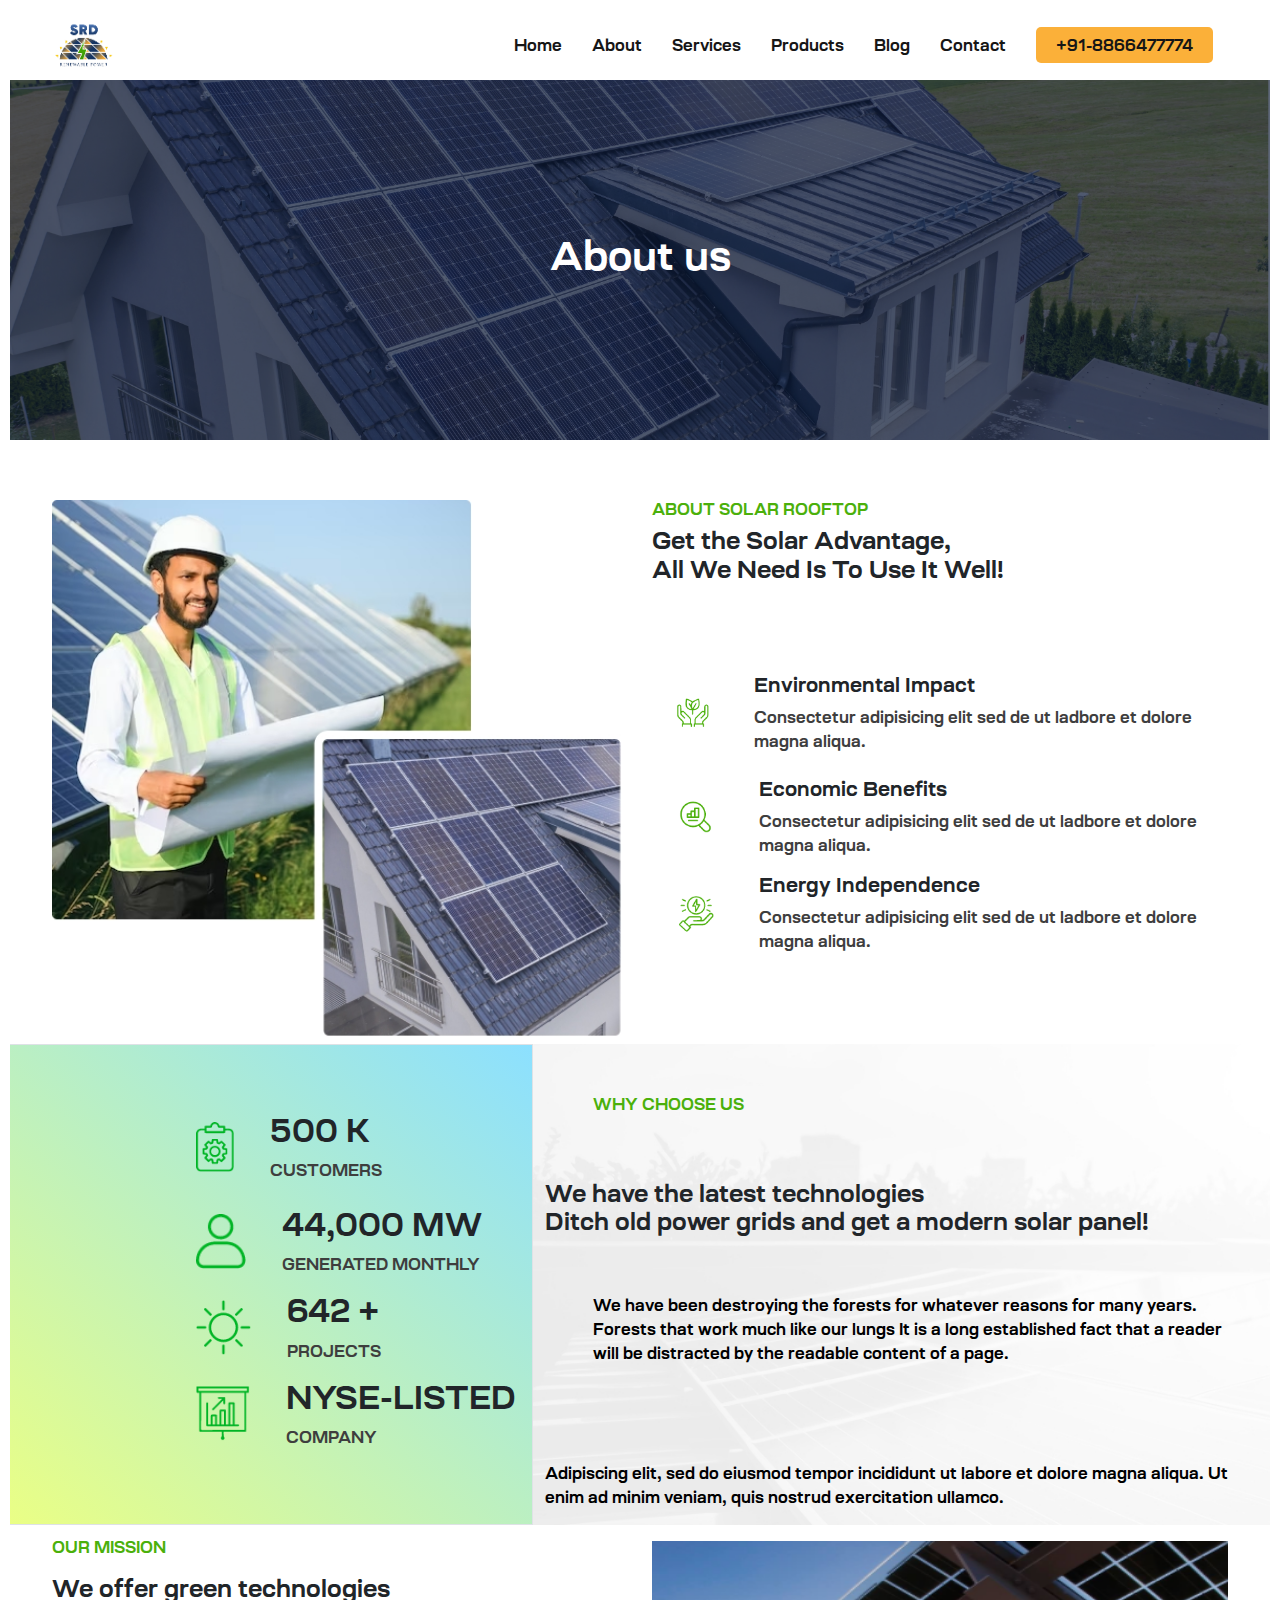
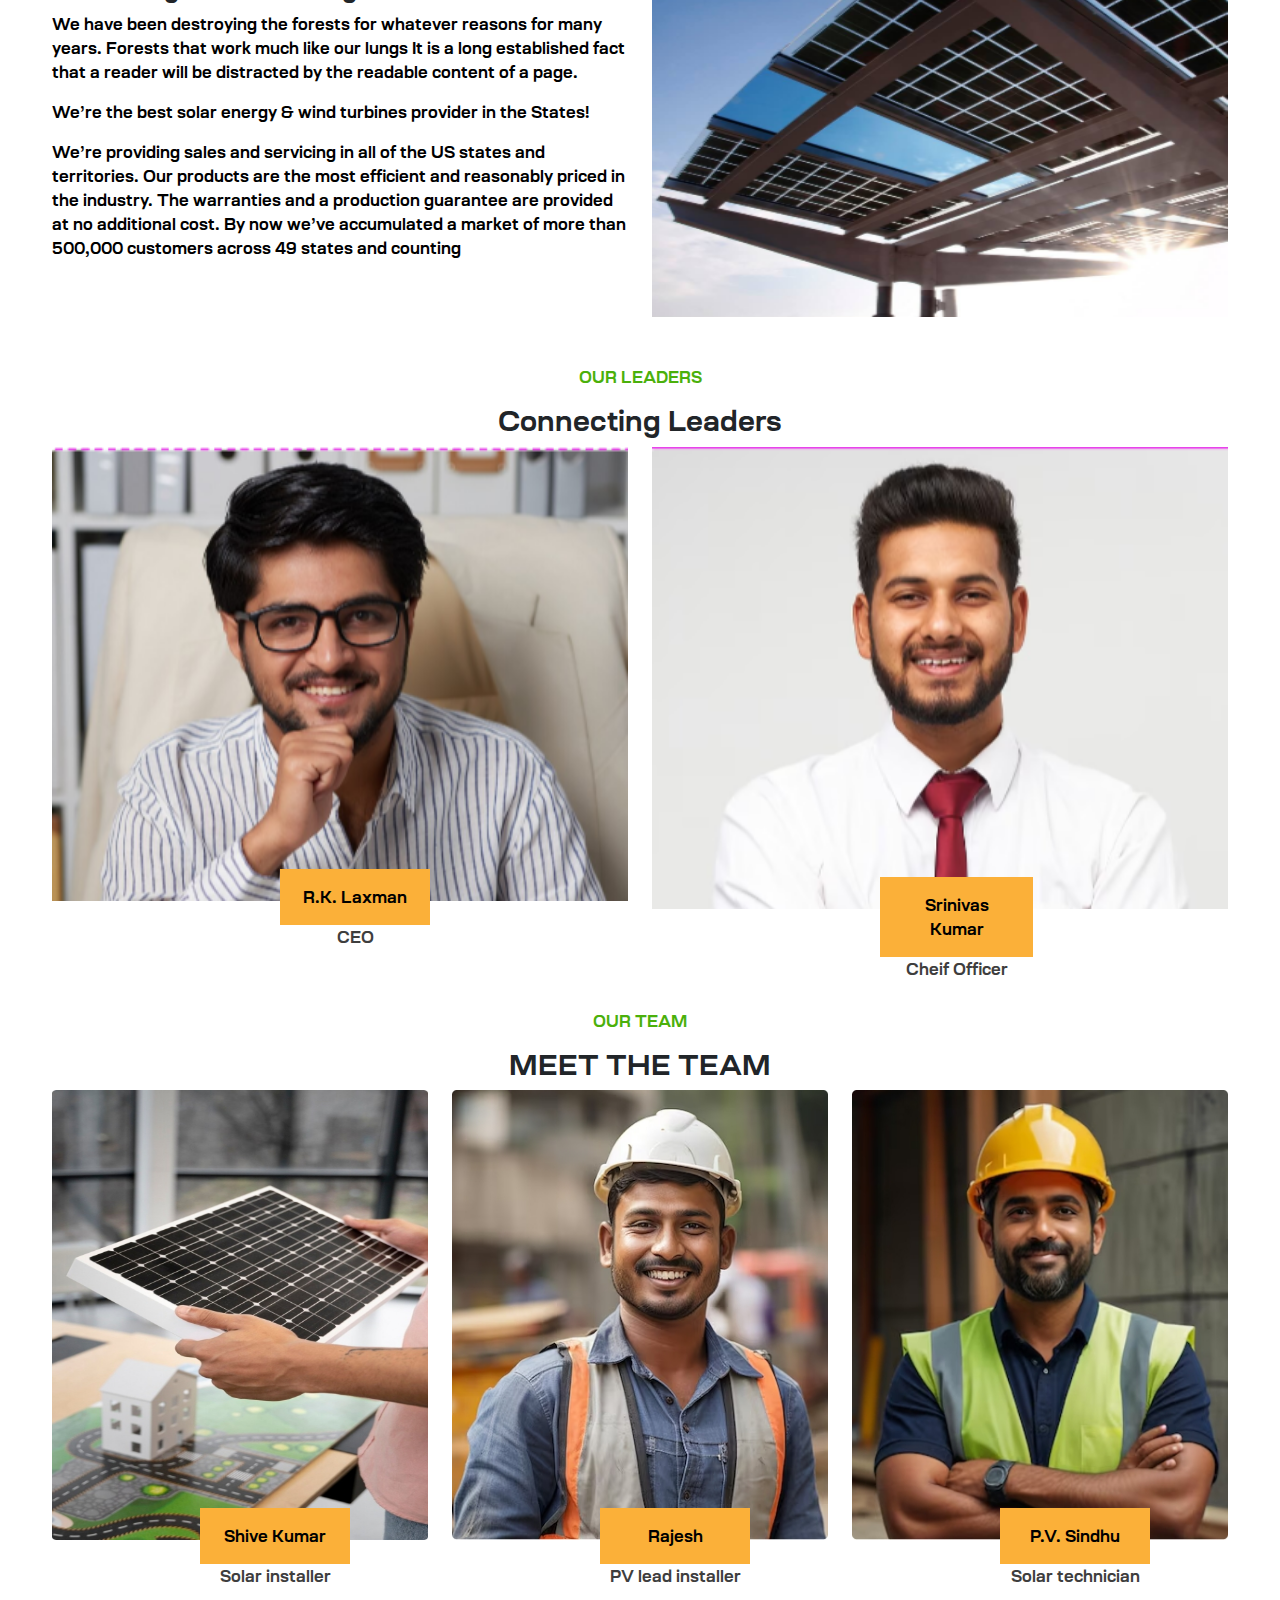
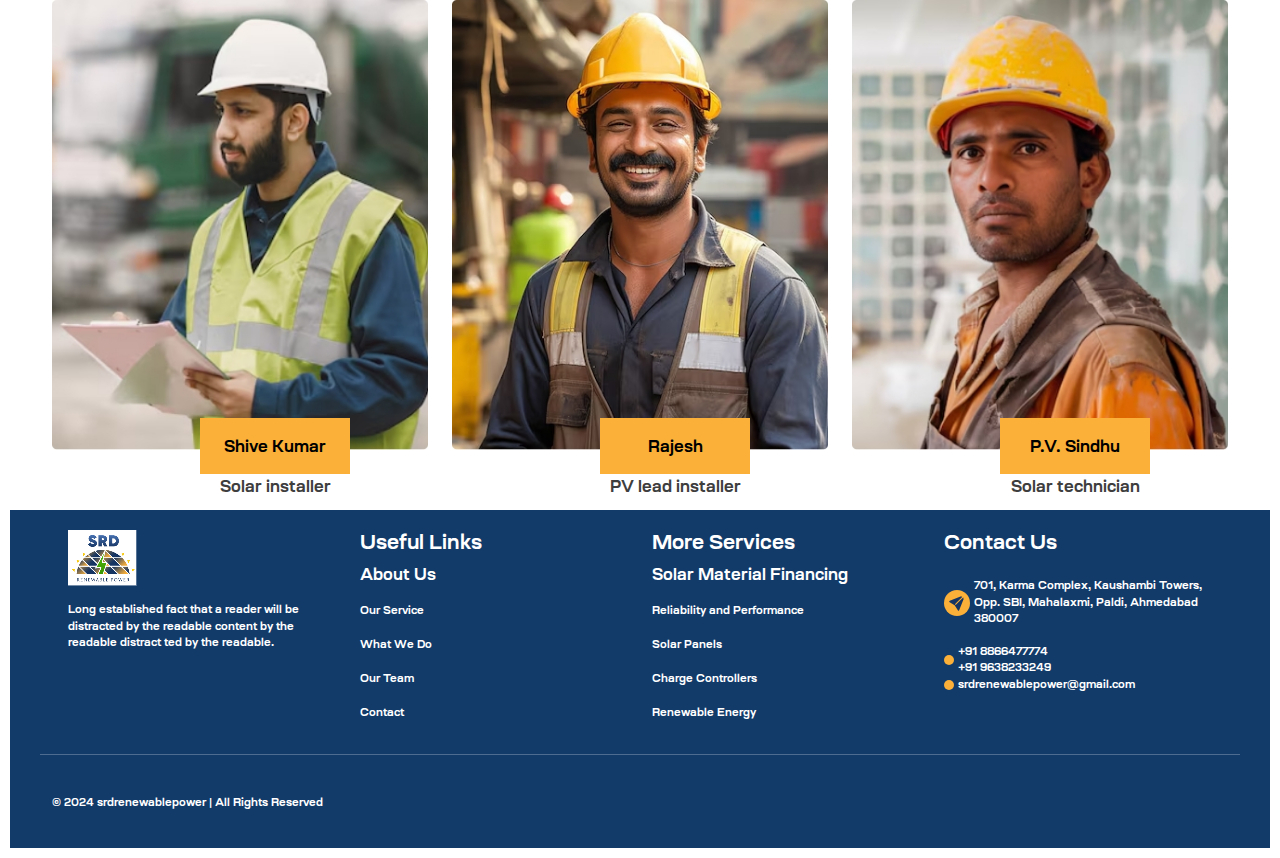
<file: aboutus.html>
<!DOCTYPE html>
<html lang="en">

<head>
  <meta charset="UTF-8">
  <meta name="viewport" content="width=device-width, initial-scale=1.0">
  <link rel="stylesheet" href="https://cdnjs.cloudflare.com/ajax/libs/font-awesome/6.6.0/css/all.min.css"
    integrity="sha512-Kc323vGBEqzTmouAECnVceyQqyqdsSiqLQISBL29aUW4U/M7pSPA/gEUZQqv1cwx4OnYxTxve5UMg5GT6L4JJg=="
    crossorigin="anonymous" referrerpolicy="no-referrer" />
  <link rel="stylesheet" href="assest/bootstrap.min.css">
  <link rel="stylesheet" href="assest/index.css">

  <title>About Us</title>
</head>

<body style="padding: 10px;">
  <nav class="navbar">
    <div class="container">
      <a href="#" class="logo">
        <img src="assest/logo.png" alt="#">
      </a>
      <div class="navbar-toggler">
        <span></span>
        <span></span>
        <span></span>
      </div>
      <ul class="nav-links">
        <li><a href="./index.html" class="active">Home</a></li>
        <li><a href="./aboutus.html">About</a></li>
        <li><a href="./service.html">Services</a></li>
        <li><a href="./product.html">Products</a></li>
        <li><a href="#">Blog</a></li>
        <li><a href="./contact.html">Contact</a></li>
        <li><a href="tel:+918866477774" class="contact-btn">
            <span><i class="fa-solid fa-phone"></i> +91-8866477774</span>
          </a></li>
      </ul>
    </div>
  </nav>
  <section class="about-us-section"
    style="background-image: url(assest/Mask-Group-1.png); align-items: center; width: 100%; height: 40vh; display: flex; align-items: center; justify-content: center; text-align: center; color: white; background-size: cover;">
    <div class="home-bg">
      <h1>About us</h1>
    </div>

  </section>
  <section class="banner-third" style="margin-top: 60px;">
    <div class="container">
      <div class="row justify-content-center ">
        <div class="col-lg-6">
          <img src="assest/Group-95.jpg" alt="" style="width: 100%;">
        </div>
        <div class="col-lg-6">
          <div class="common-heading">
            <h6 style="color: #4BB00B;">ABOUT SOLAR ROOFTOP</h6>
            <h4><span class="d-sm-block fw-bold">Get the Solar
                Advantage,</span> All We Need Is To Use It Well!</h4>
            <p>Lorem ipsum, dolor sit amet consectetur adipisicing elit sed
              de ut labore et dolore magna aliqua.</p>
          </div>
          <ul class="list-unstyled">
            <li class="d-flex align-items-center ps-3 py-3 Impact">
              <img src="assest/Environmental-Impact.png" alt="img" height="50px">
              <p class="px-3"></p>
              <div class="px-1">
                <h5>Environmental Impact</h5>
                <p class="m-0" style="color: #3E3E3E;">Consectetur adipisicing elit sed de ut
                  ladbore <span class>et dolore magna aliqua.</span></p>
              </div>
            </li>
            <li class="d-flex align-items-center ps-3 py-2 Impact">
              <img src="assest/Economic-Benefits.png" alt="img" height="55px">
              <p class="px-3"></p>
              <div class="px-1">
                <h5>Economic Benefits</h5>
                <p class="m-0" style="color: #3E3E3E;">Consectetur adipisicing elit sed de ut
                  ladbore <span class>et dolore magna aliqua.</span></p>
              </div>
            </li>
            <li class="d-flex align-items-center ps-3 py-2 Impact">
              <img src="assest/Energy-Independence.png" alt="img" height="55px">
              <p class="px-3"></p>
              <div class="px-1">
                <h5>Energy Independence</h5>
                <p class="m-0" style="color: #3E3E3E;">Consectetur adipisicing elit sed de ut
                  ladbore <span class>et dolore magna aliqua.</span></p>
              </div>
            </li>
          </ul>
        </div>
      </div>
    </div>
  </section>
  <section class="whychose-us" style="overflow: hidden;">
    <div class="">
      <div class="row">
        <div class="col-md-5 border"
          style=" background-image:linear-gradient(to bottom left, #8CE0FF,#EBFF84); display: flex; justify-content: end; align-items: center;">
          <ul class="list-unstyled">
            <li class="d-flex align-items-center ps-3 py-3 Impact">
              <img src="assest/Group-105.png" alt="img" height="50px">
              <p class="px-3"></p>
              <div class="px-1">
                <h2>500 K</h2>
                <p class="m-0" style="color: #3E3E3E;">CUSTOMERS</p>
              </div>
            </li>
            <li class="d-flex align-items-center ps-3 py-2 Impact">
              <img src="assest/Union-3.png" alt="img" height="55px">
              <p class="px-3"></p>
              <div class="px-1">
                <h2>44,000 MW</h2>
                <p class="m-0" style="color: #3E3E3E;">GENERATED MONTHLY</p>
              </div>
            </li>
            <li class="d-flex align-items-center ps-3 py-2 Impact">
              <img src="assest/Union-4.png" alt="img" height="55px">
              <p class="px-3"></p>
              <div class="px-1">
                <h2>642 +</h2>
                <p class="m-0" style="color: #3E3E3E;">PROJECTS</p>
              </div>
            </li>
            <li class="d-flex align-items-center ps-3 py-2 Impact">
              <img src="assest/Union-5.png" alt="img" height="55px">
              <p class="px-3"></p>
              <div class="px-1">
                <h2>NYSE-LISTED</h2>
                <p class="m-0" style="color: #3E3E3E;">COMPANY</p>
              </div>
            </li>
          </ul>
        </div>
        <div class="col-md-7 h-100"
          style="background-image: url(assest/whychoseus-bg.jpg); height: 100%; background-repeat: no-repeat; background-size: cover;">
          <p class="p-5" style="color: #4BB00B;">WHY CHOOSE US</p>
          <h4><span class="fw-bold d-block">We have the latest technologies </span> Ditch old power grids and get a
            modern solar panel!</h4>
          <p class="p-5 w-100" style="color: black;">We have been destroying the forests for whatever reasons for many
            years. Forests that work much like our lungs It is a long established fact that a reader will be distracted
            by the readable content of a page.</p>
          <p class="mt-5" style="color: black;"> Adipiscing elit, sed do eiusmod tempor incididunt ut labore et dolore
            magna aliqua. Ut enim ad minim veniam, quis nostrud exercitation ullamco.</p>
        </div>

      </div>
    </div>
  </section>
  <section class="our-mission">
    <div class="container">
      <div class="row">
        <div class="col-sm-6 ">
          <p style="color: #4BB00B; margin-top: 10px;">OUR MISSION</p>
          <h4> <span class="fw-bold">We offer green </span> technologies</h4>
          <p style="color: black;">We have been destroying the forests for whatever reasons for many years. Forests that
            work much like our lungs It is a long established fact that a reader will be distracted by the readable
            content of a page. <span class="fw-bold d-block mt-3"> We’re the best solar energy & wind turbines provider
              in the States!</span></p>

          <p style="color: black;"><span class="mt-3">We’re providing sales and servicing in all of the US states and
              territories. Our products are the most efficient and reasonably priced in the industry. The warranties and
              a production guarantee are provided at no additional cost. By now we’ve accumulated a market of more than
              500,000 customers across 49 states and counting </span></p>
        </div>
        <div class="col-md-6">
          <div class="mt-3">
            <img src="assest/our-misssion.png" alt="" style="width: 100%; height: 376px;">
          </div>
        </div>
      </div>
    </div>
  </section>
  <section class="our-leaders-section mt-5">
    <div class="container">
      <div>
        <p style="color: #4BB00B; text-align: center;">OUR LEADERS</p>
        <h3 style="text-align: center;"><span style="font-weight: bold; ">Connecting </span> Leaders</h3>
        <div class="row  ">
          <div class="col-md-6" style="position: relative;">
            <img src="assest/ourleader.png" alt="" style="width: 100%;">
            <div class="lead-name" style="position: absolute; margin-top: -32px;left: 40%; ">
              <button style="background-color: #FBB039; border: none; padding: 16px; width: 150px;">R.K. Laxman</button>
              <p style="color: #3E3E3E; text-align: center;">CEO</p>
            </div>
          </div>
          <div class="col-md-6 our-lead" style="position: relative; ">
            <img src="assest/ourleader1.png" alt="" style="width: 100%;">
            <div class="lead-name" style="position: absolute; margin-top: -32px;left: 40%; ">
              <button style="background-color: #FBB039; border: none; padding: 16px; width: 153px;">Srinivas
                Kumar</button>
              <p style="color: #3E3E3E; text-align: center;">Cheif Officer</p>
            </div>
          </div>
        </div>
      </div>
    </div>
    </div>
  </section>
  <section class="our-leaders-section " style="margin-top: 100px;">
    <div class="container">
      <div>
        <p style="color: #4BB00B; text-align: center; ">OUR TEAM</p>
        <h3 style="text-align: center;"><span style="font-weight: bold; ">MEET THE </span> TEAM</h3>
        <div class="row  ">
          <div class="col-md-4" style="position: relative;">
            <img src="assest/Mask Group 10.jpg" alt="" style="width: 100%; height: 450px;">
            <div class="lead-name" style="position: absolute; margin-top: -32px;left: 40%; ">
              <button style="background-color: #FBB039; border: none; padding: 16px; width: 150px;">Shive Kumar</button>
              <p style="color: #3E3E3E; text-align: center;">Solar installer</p>
            </div>
          </div>
          <div class="col-md-4 our-lead" style="position: relative; ">
            <img src="assest/Mask Group 10-1.jpg" alt="" style="width: 100%; height: 450px;">
            <div class="lead-name" style="position: absolute; margin-top: -32px;left: 40%; ">
              <button style="background-color: #FBB039; border: none; padding: 16px; width: 150px;">Rajesh</button>
              <p style="color: #3E3E3E; text-align: center;">PV lead installer</p>
            </div>
          </div>
          <div class="col-md-4 our-lead" style="position: relative; ">
            <img src="assest/Mask Group 10-2.jpg" alt="" style="width: 100%; height: 450px;">
            <div class="lead-name" style="position: absolute; margin-top: -32px;left: 40%; ">
              <button style="background-color: #FBB039; border: none; padding: 16px; width: 150px;">P.V. Sindhu</button>
              <p style="color: #3E3E3E; text-align: center;">Solar technician</p>
            </div>
          </div>
          <div class="col-md-4 " style="position: relative; margin-top: 60px;">
            <img src="assest/Mask Group 10-3.jpg" alt="" style="width: 100%; height: 450px;">
            <div class="lead-name" style="position: absolute; margin-top: -32px;left: 40%; ">
              <button style="background-color: #FBB039; border: none; padding: 16px; width: 150px;">Shive Kumar</button>
              <p style="color: #3E3E3E; text-align: center;">Solar installer</p>
            </div>
          </div>
          <div class="col-md-4 our-lead" style="position: relative; margin-top: 60px; ">
            <img src="assest/Mask Group 10-4.jpg" alt="" style="width: 100%; height: 450px;">
            <div class="lead-name" style="position: absolute; margin-top: -32px;left: 40%; ">
              <button style="background-color: #FBB039; border: none; padding: 16px; width: 150px;">Rajesh</button>
              <p style="color: #3E3E3E; text-align: center;">PV lead installer</p>
            </div>
          </div>
          <div class="col-md-4 our-lead" style="position: relative;  margin-top: 60px; ">
            <img src="assest/Mask Group 10-5.jpg" alt="" style="width: 100%; height: 450px;">
            <div class="lead-name" style="position: absolute; margin-top: -32px;left: 40%; ">
              <button style="background-color: #FBB039; border: none; padding: 16px; width: 150px;">P.V. Sindhu</button>
              <p style="color: #3E3E3E; text-align: center;">Solar technician</p>
            </div>
          </div>
        </div>
      </div>
    </div>
    </div>
  </section>
  <section class="footer-section" style="background-color: #123b6a; margin-top: 60px;">
    <div class="container" style="color: white; padding: 20px 0;">
      <div class="row mx-0 px-3">
        <div class="col-md-3 footer-logo">
          <img src="assest/logo.png" alt="" class="img-fluid mb-3">
          <p style="font-size: 11px;">Long established fact that a reader will be distracted by the readable content by
            the readable distract ted
            by the readable.</p>
          <div class="social-icons">
            <a href="#"><i class="fa-brands fa-facebook" style="color: white;"></i></a>
            <a href="#" style="padding-left: 20px;"><i class="fa-brands fa-linkedin" style="color: white;"></i></a>
            <a href="#" style="padding-left: 20px;"><i class="fa-brands fa-instagram" style="color: white;"></i></a>
            <a href="#" style="padding-left: 20px;"><i class="fa-brands fa-x-twitter" style="color: white;"></i></a>
          </div>
        </div>
        <div class="col-md-3">
          <h5>Useful Links</h5>
          <ul class="list-unstyled">
            <li><a href="#" style="color: white; text-decoration: none;">About Us</a></li>
            <li style="margin-top: 10px;"><a href="#" style="color: white; text-decoration: none; font-size: 11px;">Our
                Service</a></li>
            <li style="margin-top: 10px;"><a href="#" style="color: white; text-decoration: none; font-size: 11px;">What
                We Do</a></li>
            <li style="margin-top: 10px;"><a href="#" style="color: white; text-decoration: none; font-size: 11px;">Our
                Team</a></li>
            <li style="margin-top: 10px;"><a href="#"
                style="color: white; text-decoration: none; font-size: 11px;">Contact</a></li>
          </ul>
        </div>
        <div class="col-md-3">
          <h5>More Services</h5>
          <ul class="list-unstyled">
            <li><a href="#" style="color: white; text-decoration: none;">Solar Material Financing</a></li>
            <li style="margin-top: 10px;"><a href="#"
                style="color: white; text-decoration: none; font-size: 11px;">Reliability and Performance</a></li>
            <li style="margin-top: 10px;"><a href="#"
                style="color: white; text-decoration: none; font-size: 11px;">Solar Panels</a></li>
            <li style="margin-top: 10px;"><a href="#"
                style="color: white; text-decoration: none; font-size: 11px;">Charge Controllers</a></li>
            <li style="margin-top: 10px;"><a href="#"
                style="color: white; text-decoration: none; font-size: 11px;">Renewable Energy</a></li>
          </ul>
        </div>
        <div class="col-md-3">
          <h5>Contact Us</h5>
          <ul class="list-unstyled">
            <li class="d-flex align-items-center py-3 Impact">
              <img src="assest/send-fill-(2).svg" alt=""
                style="background-color: #FBB039; padding: 5px; border-radius: 50%;">
              <div class="px-1">
                <p class="m-0" style="color:white; font-size: 11px;">701, Karma Complex, Kaushambi Towers, Opp. SBI,
                  Mahalaxmi, Paldi, Ahmedabad 380007</p>
              </div>
            </li>
            <li class="d-flex align-items-center ">
              <i class="fa-solid fa-phone"
                style="font-size: 15px; color:#123b6a; background-color: #FBB039; border-radius: 50%; padding: 5px;"></i>
              <div class="px-1 ">
                <p class="m-0" style="color:white; font-size: 11px;">+91 8866477774 <span style="display: block;">+91
                    9638233249</span></p>
              </div>
            </li>
            <li class="d-flex align-items-center ">
              <i class="fa-solid fa-envelope"
                style="background-color:#FBB039; color: #123b6a; font-size: 15px; padding: 5px; border-radius: 50%;"></i>

              <div class="px-1">
                <p class="m-0" style="color:white; font-size: 11px;">srdrenewablepower@gmail.com</p>
              </div>
            </li>
          </ul>
        </div>
      </div>
      <hr>
      <div class="row mx-0">
        <div class="col-12 text-start mt-4">
          <p style="font-size: 11px;">© 2024 srdrenewablepower | All Rights Reserved</p>
        </div>
      </div>
    </div>
  </section>
  <script>
    const toggler = document.querySelector('.navbar-toggler');
    const navLinks = document.querySelector('.nav-links');
    toggler.addEventListener('click', () => {
      navLinks.classList.toggle('active');
    });
  </script>
</body>

</html>
</file>
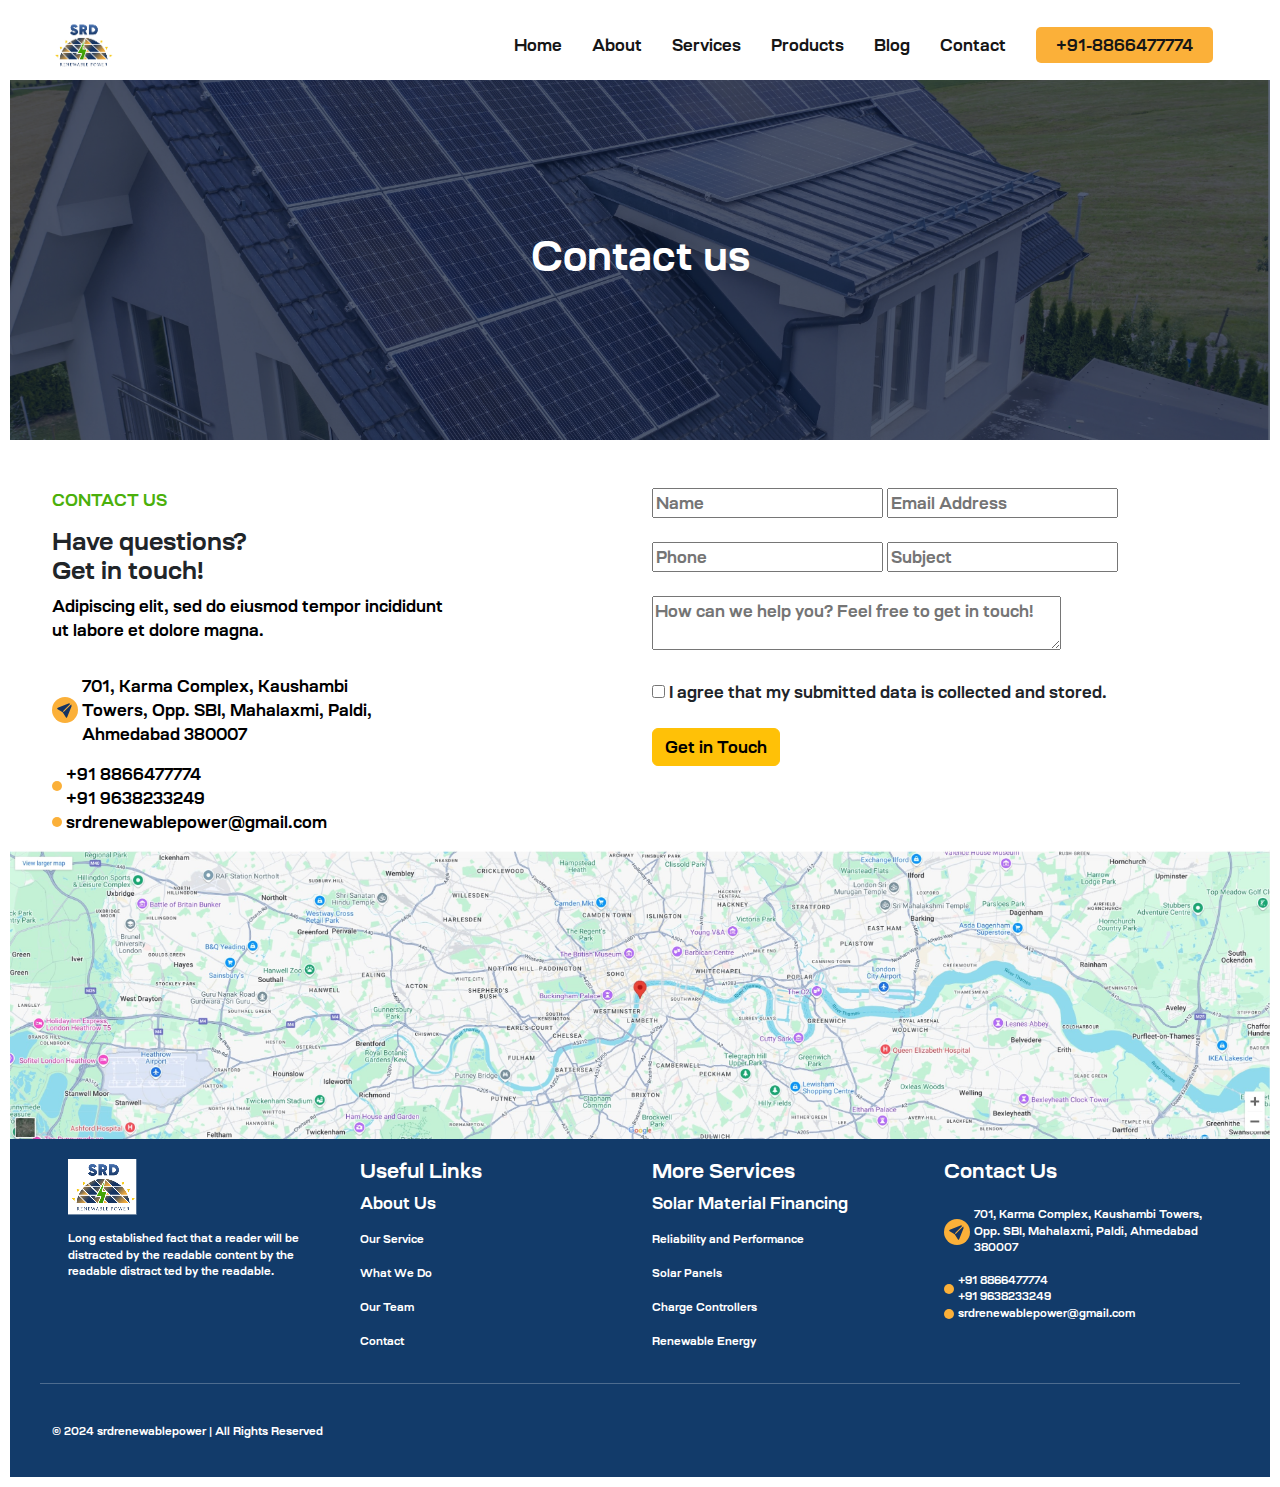
<file: contact.html>
<!DOCTYPE html>
<html lang="en">

<head>
  <meta charset="UTF-8">
  <meta name="viewport" content="width=device-width, initial-scale=1.0">
  <link rel="stylesheet" href="https://cdnjs.cloudflare.com/ajax/libs/font-awesome/6.6.0/css/all.min.css"
    integrity="sha512-Kc323vGBEqzTmouAECnVceyQqyqdsSiqLQISBL29aUW4U/M7pSPA/gEUZQqv1cwx4OnYxTxve5UMg5GT6L4JJg=="
    crossorigin="anonymous" referrerpolicy="no-referrer" />
  <link rel="stylesheet" href="assest/bootstrap.min.css">
  <link rel="stylesheet" href="assest/index.css">
  <title>Contac us</title>
</head>

<body style="padding: 10px;">
  <nav class="navbar">
    <div class="container">
      <a href="#" class="logo">
        <img src="assest/logo.png" alt="#">
      </a>
      <div class="navbar-toggler">
        <span></span>
        <span></span>
        <span></span>
      </div>
      <ul class="nav-links">
        <li><a href="./index.html" class="active">Home</a></li>
        <li><a href="./aboutus.html">About</a></li>
        <li><a href="./service.html">Services</a></li>
        <li><a href="./product.html">Products</a></li>
        <li><a href="#">Blog</a></li>
        <li><a href="./contact.html">Contact</a></li>
        <li><a href="tel:+918866477774" class="contact-btn">
            <span><i class="fa-solid fa-phone"></i> +91-8866477774</span>
          </a></li>
      </ul>
    </div>
  </nav>
  <section class="about-us-section"
    style="background-image: url(assest/Mask-Group-1.png); align-items: center; width: 100%; height: 40vh; display: flex; align-items: center; justify-content: center; text-align: center; color: white; background-size: cover;">
    <div class="home-bg">
      <h1>Contact us</h1>
    </div>

  </section>
  <section class=" mt-5">
    <div class="container">
      <div class="row">
        <div class="col-6">
          <p style="color: #4BB00B;">CONTACT US</p>
          <h4> <span style="font-weight: bold; display: block;">Have questions? </span>Get in touch!</h4>
          <p style="color: black;">Adipiscing elit, sed do eiusmod tempor incididunt <br> ut labore et dolore magna.</p>
          <ul class="list-unstyled">
            <li class="d-flex align-items-center py-3 Impact">
              <img src="assest/send-fill-(2).svg" alt=""
                style="background-color: #FBB039; padding: 5px; border-radius: 50%;">
              <div class="px-1">
                <p class="m-0" style="color:black; font-size: 16px;">701, Karma Complex, Kaushambi <br> Towers, Opp.
                  SBI,
                  Mahalaxmi, Paldi, <br> Ahmedabad 380007</p>
              </div>
            </li>
            <li class="d-flex align-items-center ">
              <i class="fa-solid fa-phone"
                style="font-size: 15px; color:#123b6a; background-color: #FBB039; border-radius: 50%; padding: 5px;"></i>
              <div class="px-1 ">
                <p class="m-0" style="color:black; font-size: 16px;">+91 8866477774 <span style="display: block;">+91
                    9638233249</span></p>
              </div>
            </li>
            <li class="d-flex align-items-center ">
              <i class="fa-solid fa-envelope"
                style="background-color:#FBB039; color: #123b6a; font-size: 15px; padding: 5px; border-radius: 50%;"></i>

              <div class="px-1">
                <p class="m-0" style="color:black; font-size: 16px;">srdrenewablepower@gmail.com</p>
              </div>
            </li>
          </ul>
        </div>
        <div class="col-md-6">
          <form action="#">
            <input type="text" placeholder="Name">
            <input type="text" placeholder="Email Address"><br><br>
            <input type="text" placeholder="Phone">
            <input type="text" placeholder="Subject"> <br><br>
            <textarea name="#" id="#" placeholder="How can we help you? Feel free to get in touch!"
              style="width: 71%;"></textarea><br><br>
            <input type="checkbox" name="#" id="#"> I agree that my submitted data is collected and stored.
            <br><br>
            <button type="button" class="btn btn-warning">Get in Touch <i class="fa-brands fa-telegram"></i></button>
          </form>

        </div>
      </div>
    </div>
  </section>
  <section class="map">
    <img src="assest/Image 24.jpg" alt="" style="width: 100%;">
  </section>
  <section class="footer-section" style="background-color: #123b6a">
    <div class="container" style="color: white; padding: 20px 0;">
      <div class="row mx-0 px-3">
        <div class="col-md-3 footer-logo">
          <img src="assest/logo.png" alt="" class="img-fluid mb-3">
          <p style="font-size: 11px;">Long established fact that a reader will be distracted by the readable content by
            the readable distract ted
            by the readable.</p>
          <div class="social-icons">
            <a href="#"><i class="fa-brands fa-facebook" style="color: white;"></i></a>
            <a href="#" style="padding-left: 20px;"><i class="fa-brands fa-linkedin" style="color: white;"></i></a>
            <a href="#" style="padding-left: 20px;"><i class="fa-brands fa-instagram" style="color: white;"></i></a>
            <a href="#" style="padding-left: 20px;"><i class="fa-brands fa-x-twitter" style="color: white;"></i></a>
          </div>
        </div>
        <div class="col-md-3">
          <h5>Useful Links</h5>
          <ul class="list-unstyled">
            <li><a href="#" style="color: white; text-decoration: none;">About Us</a></li>
            <li style="margin-top: 10px;"><a href="#" style="color: white; text-decoration: none; font-size: 11px;">Our
                Service</a></li>
            <li style="margin-top: 10px;"><a href="#" style="color: white; text-decoration: none; font-size: 11px;">What
                We Do</a></li>
            <li style="margin-top: 10px;"><a href="#" style="color: white; text-decoration: none; font-size: 11px;">Our
                Team</a></li>
            <li style="margin-top: 10px;"><a href="#"
                style="color: white; text-decoration: none; font-size: 11px;">Contact</a></li>
          </ul>
        </div>
        <div class="col-md-3">
          <h5>More Services</h5>
          <ul class="list-unstyled">
            <li><a href="#" style="color: white; text-decoration: none;">Solar Material Financing</a></li>
            <li style="margin-top: 10px;"><a href="#"
                style="color: white; text-decoration: none; font-size: 11px;">Reliability and Performance</a></li>
            <li style="margin-top: 10px;"><a href="#"
                style="color: white; text-decoration: none; font-size: 11px;">Solar Panels</a></li>
            <li style="margin-top: 10px;"><a href="#"
                style="color: white; text-decoration: none; font-size: 11px;">Charge Controllers</a></li>
            <li style="margin-top: 10px;"><a href="#"
                style="color: white; text-decoration: none; font-size: 11px;">Renewable Energy</a></li>
          </ul>
        </div>
        <div class="col-md-3">
          <h5>Contact Us</h5>
          <ul class="list-unstyled">
            <li class="d-flex align-items-center py-3 Impact">
              <img src="assest/send-fill-(2).svg" alt=""
                style="background-color: #FBB039; padding: 5px; border-radius: 50%;">
              <div class="px-1">
                <p class="m-0" style="color:white; font-size: 11px;">701, Karma Complex, Kaushambi Towers, Opp. SBI,
                  Mahalaxmi, Paldi, Ahmedabad 380007</p>
              </div>
            </li>
            <li class="d-flex align-items-center ">
              <i class="fa-solid fa-phone"
                style="font-size: 15px; color:#123b6a; background-color: #FBB039; border-radius: 50%; padding: 5px;"></i>
              <div class="px-1 ">
                <p class="m-0" style="color:white; font-size: 11px;">+91 8866477774 <span style="display: block;">+91
                    9638233249</span></p>
              </div>
            </li>
            <li class="d-flex align-items-center ">
              <i class="fa-solid fa-envelope"
                style="background-color:#FBB039; color: #123b6a; font-size: 15px; padding: 5px; border-radius: 50%;"></i>

              <div class="px-1">
                <p class="m-0" style="color:white; font-size: 11px;">srdrenewablepower@gmail.com</p>
              </div>
            </li>
          </ul>
        </div>
      </div>
      <hr>
      <div class="row mx-0">
        <div class="col-12 text-start mt-4">
          <p style="font-size: 11px;">© 2024 srdrenewablepower | All Rights Reserved</p>
        </div>
      </div>
    </div>
  </section>
  <script>
    const toggler = document.querySelector('.navbar-toggler');
    const navLinks = document.querySelector('.nav-links');
    toggler.addEventListener('click', () => {
      navLinks.classList.toggle('active');
    });
  </script>
</body>

</html>
</file>
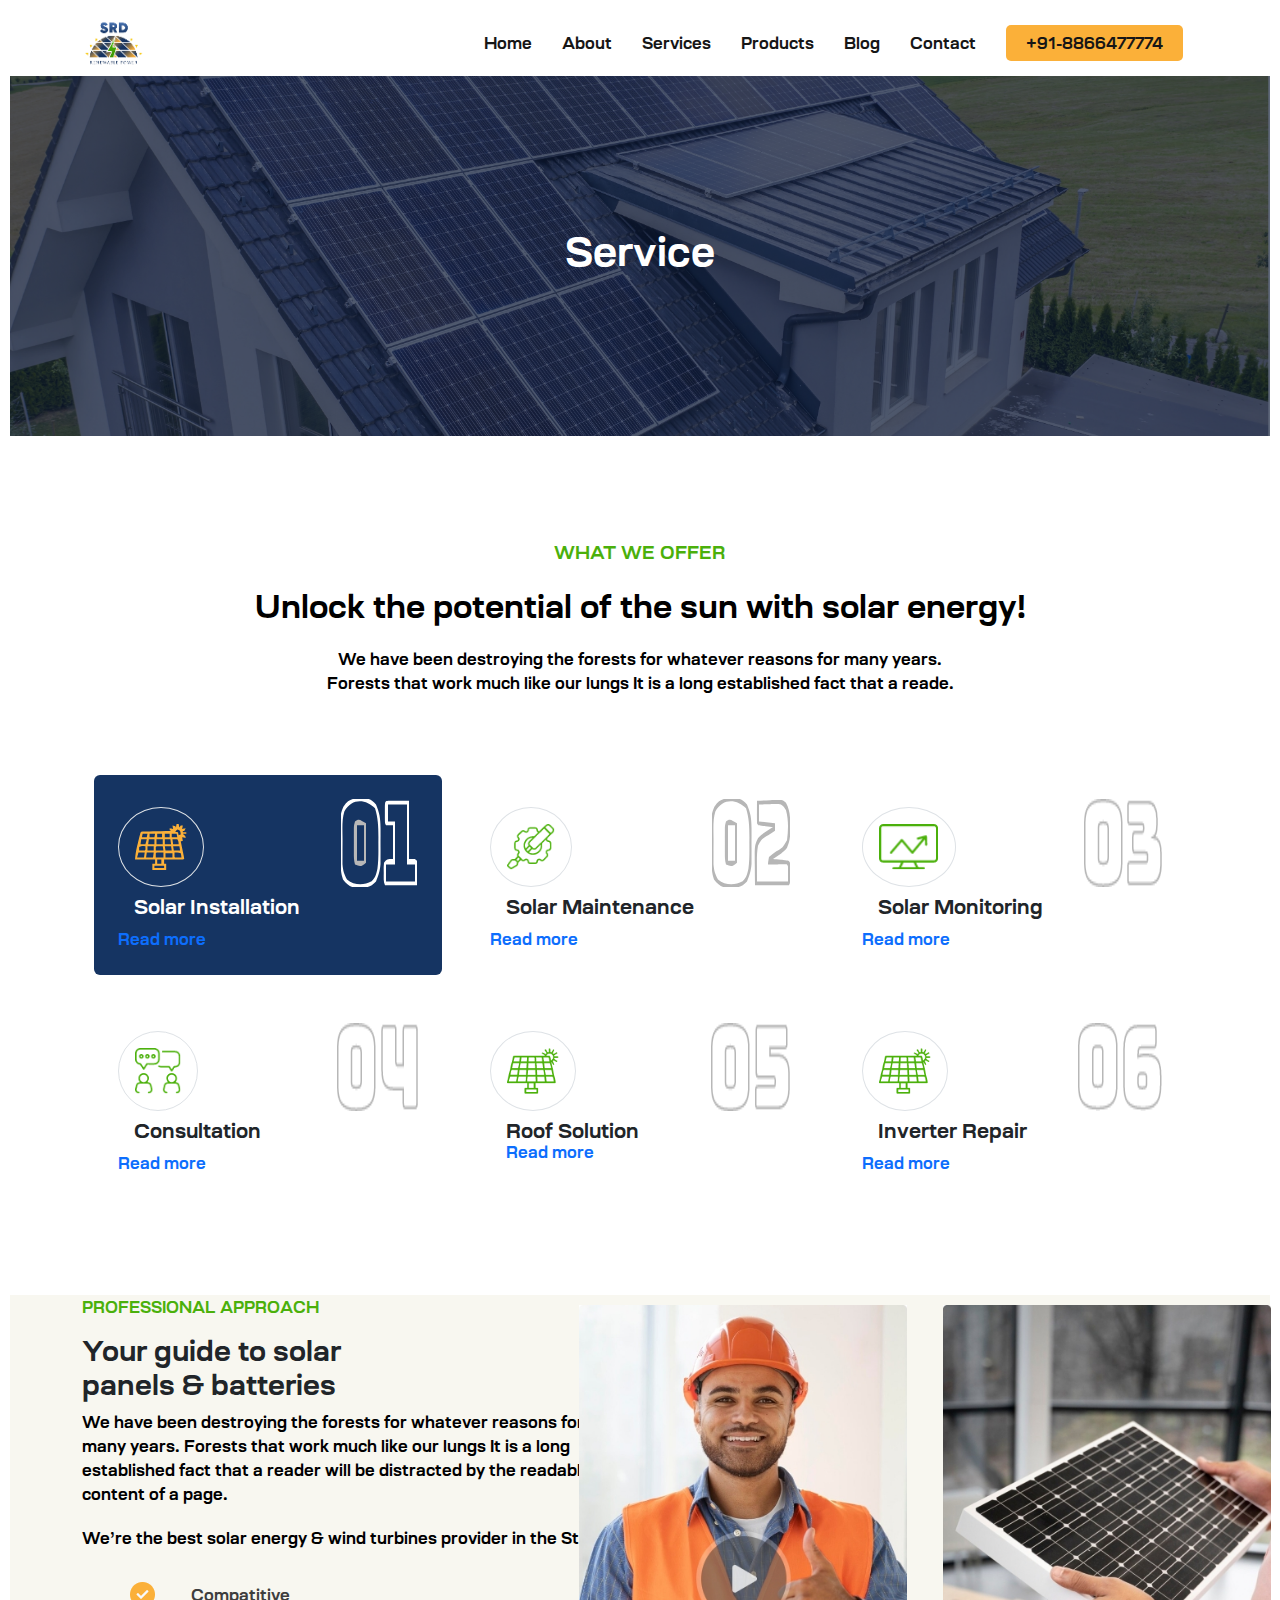
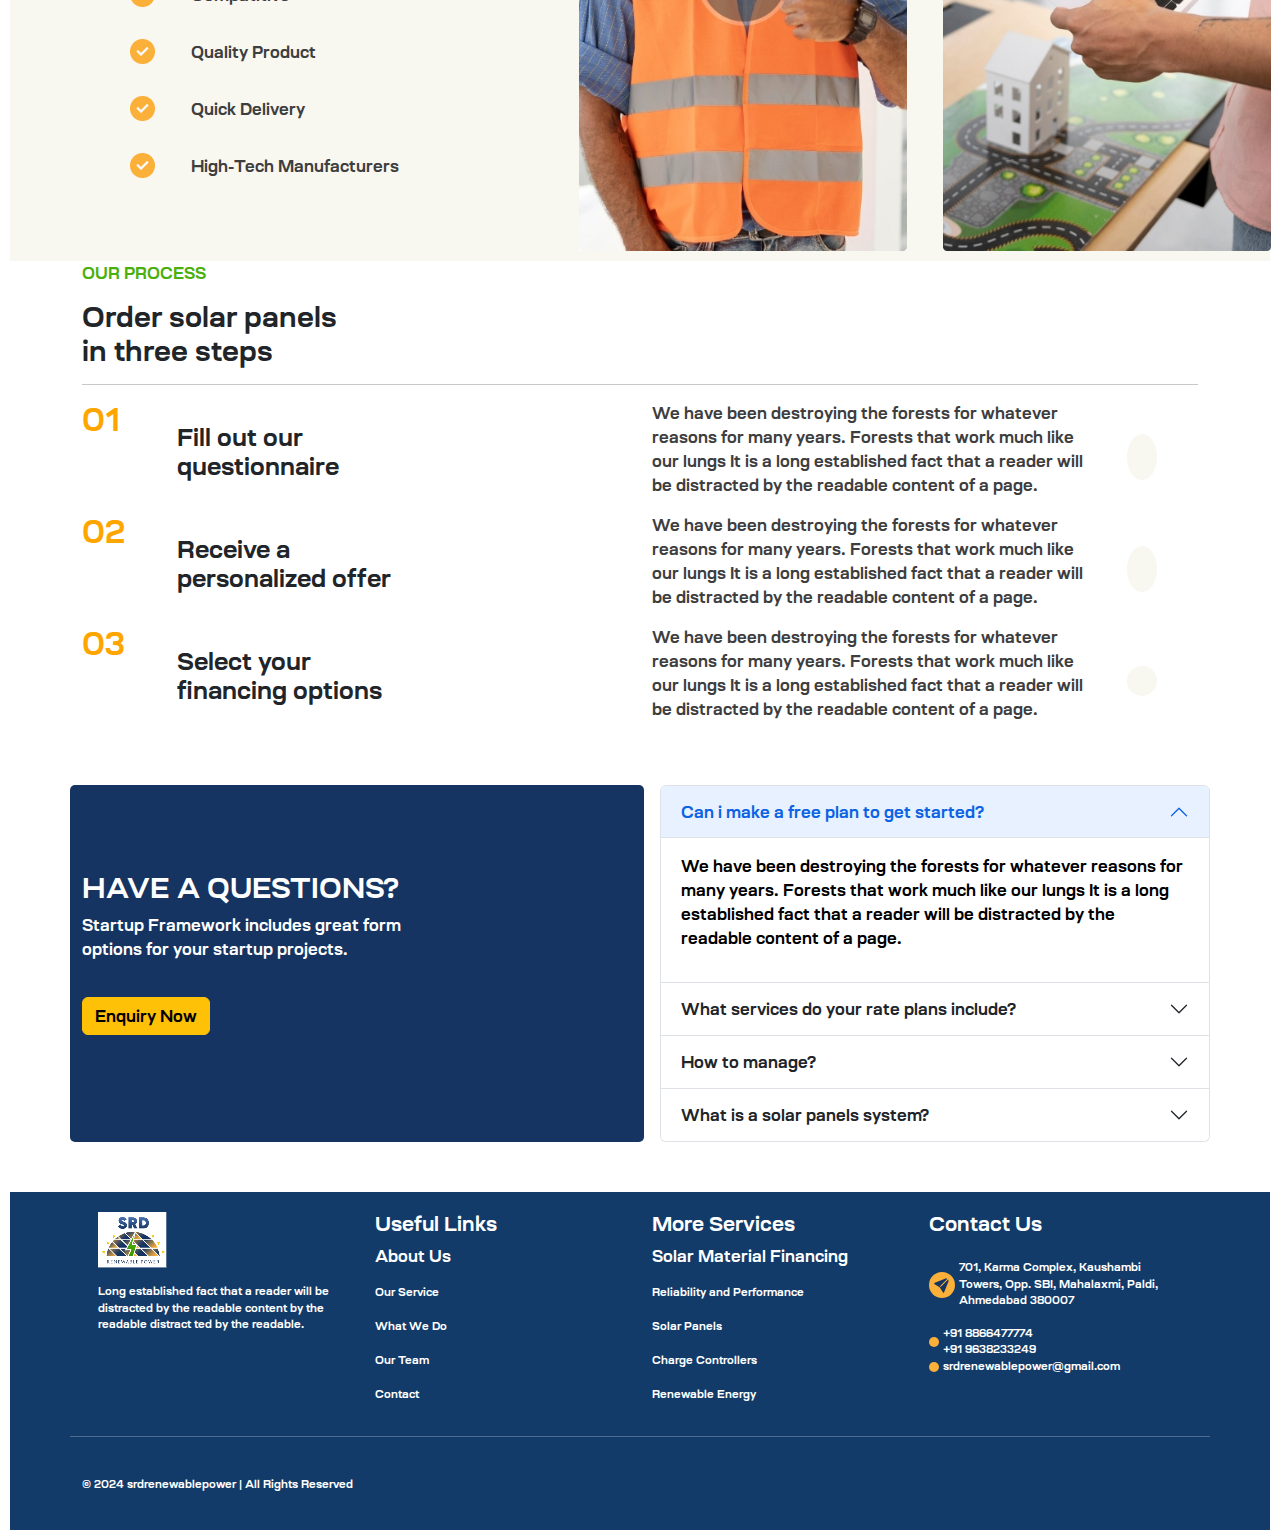
<file: service.html>
<!DOCTYPE html>
<html lang="en">

<head>
    <meta charset="UTF-8">
    <meta name="viewport" content="width=device-width, initial-scale=1.0">
    <link rel="stylesheet" href="https://cdnjs.cloudflare.com/ajax/libs/font-awesome/6.6.0/css/all.min.css"
        integrity="sha512-Kc323vGBEqzTmouAECnVceyQqyqdsSiqLQISBL29aUW4U/M7pSPA/gEUZQqv1cwx4OnYxTxve5UMg5GT6L4JJg=="
        crossorigin="anonymous" referrerpolicy="no-referrer" />
    <link rel="stylesheet" href="assest/index.css">
    <link rel="stylesheet" href="assest/bootstrap.min.css">

    <title>Service</title>
</head>

<body style="padding: 10px;">
    <nav class="navbar">
        <div class="container">
            <a href="#" class="logo">
                <img src="assest/logo.png" alt="#">
            </a>
            <div class="navbar-toggler">
                <span></span>
                <span></span>
                <span></span>
            </div>
            <ul class="nav-links">
                <li><a href="./index.html" class="active">Home</a></li>
                <li><a href="./aboutus.html">About</a></li>
                <li><a href="./service.html">Services</a></li>
                <li><a href="./product.html">Products</a></li>
                <li><a href="#">Blog</a></li>
                <li><a href="./contact.html">Contact</a></li>
                <li><a href="tel:+918866477774" class="contact-btn">
                        <span><i class="fa-solid fa-phone"></i> +91-8866477774</span>
                    </a></li>
            </ul>
        </div>
    </nav>
    <section class="about-us-section"
        style="background-image: url(assest/Mask-Group-1.png); align-items: center; width: 100%; height: 40vh; display: flex; align-items: center; justify-content: center; text-align: center; color: white; background-size: cover;">
        <div class="home-bg">
            <h1>Service</h1>
        </div>
    </section>
    <section>
        <div class="common-heading text-center mb-5">
            <p style="color: #4BB00B;font-size: 18px; padding-top: 104px;">WHAT WE OFFER</p>
            <p style="color: black; font-size: 32px;"><span style="font-weight: bold; color: black;">Unlock the
                    potential of
                    the </span> sun with solar energy!</p>
            <p style="color: black; font-size: 16px;">We have been destroying the forests for whatever reasons for many
                years. <span class="d-block"> Forests that work much like our lungs It is a long established fact that a
                    reade.</span></p>
        </div>
        <div class="container pt-3 pb-5">
            <div class="container pt-3 pb-5">

                <div class="row gx-4 gy-4 ">

                    <div class="col-lg-4 col-sm-6 ">
                        <div class=" rounded p-4 potential  card-one">
                            <div class="d-flex justify-content-between">
                                <div class="p-3 mt-2 border d-flex rounded-circle" style="height: 80px;">
                                    <img src="assest/Group 5.svg" alt="">
                                </div>
                                <img src="assest/Path 54 (1).svg" alt="img">
                            </div>
                            <h5 class="py-2 m-0 ps-3">Solar Installation</h5>
                            <a class="fs-6 fw-semibold d-flex align-items-center " href="#"
                                style="text-decoration: none;">
                                <span class="read-more">Read more</span>
                                <i class=" fa-solid fa-arrow-right-long" style="padding: 4px 0px 0px 20px;"></i>
                            </a>
                        </div>
                    </div>

                    <div class="col-lg-4 col-sm-6 ">
                        <div class=" rounded p-4 potential card1">
                            <div class="d-flex justify-content-between">
                                <div class="p-3 mt-2 border d-flex rounded-circle" style="height: 80px;">
                                    <img src="assest/Path-60.png" alt="img">
                                </div>
                                <img src="assest/Path 55.svg" alt="img">
                            </div>
                            <h5 class="py-2 m-0 ps-3">Solar Maintenance</h5>
                            <a class="fs-6 fw-semibold d-flex align-items-center " href="#"
                                style="text-decoration: none;">
                                <span class="read-more">Read more</span>
                                <i class=" fa-solid fa-arrow-right-long" style="padding: 4px 0px 0px 20px;"></i>
                            </a>
                        </div>
                    </div>

                    <div class="col-lg-4 col-sm-6">
                        <div class=" rounded p-4 potential card1">
                            <div class="d-flex justify-content-between">
                                <div class="p-3 mt-2 border d-flex rounded-circle" style="height: 80px;">
                                    <img src="assest/Group-41.png" alt="img">
                                </div>
                                <img src="assest/three.png" alt="img">
                            </div>
                            <h5 class="py-2 m-0 ps-3">Solar Monitoring</h5>
                            <a class="fs-6 fw-semibold d-flex align-items-center " href="#"
                                style="text-decoration: none;">
                                <span class="read-more">Read more</span>
                                <i class=" fa-solid fa-arrow-right-long" style="padding: 4px 0px 0px 20px;"></i>
                            </a>
                        </div>
                    </div>

                    <div class="col-lg-4 col-sm-6">
                        <div class=" rounded p-4 potential card1">
                            <div class="d-flex justify-content-between">
                                <div class="p-3 mt-2 border d-flex rounded-circle" style="height: 80px;">
                                    <img src="assest/Group-43.png" alt="#">
                                </div>
                                <img src="assest/four.png" alt="#">
                            </div>
                            <h5 class="py-2 m-0 ps-3">Consultation</h5>
                            <a class="fs-6 fw-semibold d-flex align-items-center " href="#"
                                style="text-decoration: none;">
                                <span class="read-more">Read more</span>
                                <i class=" fa-solid fa-arrow-right-long" style="padding: 4px 0px 0px 20px;"></i>
                            </a>
                        </div>
                    </div>

                    <div class="col-lg-4 col-sm-6 ">
                        <div class=" rounded p-4 potential card1">
                            <div class="d-flex justify-content-between">
                                <div class="p-3 mt-2 border d-flex rounded-circle" style="height: 80px;">
                                    <img src="assest/Group-5.png" alt="#">
                                </div>
                                <img src="assest/five.png" alt="#">
                            </div>
                            <h5 class="py-2 m-0 ps-3">Roof Solution
                                <a class="fs-6 fw-semibold d-flex align-items-center " href="#"
                                    style="text-decoration: none;">
                                    <span class="read-more">Read more</span>
                                    <i class=" fa-solid fa-arrow-right-long" style="padding: 4px 0px 0px 20px;"></i>
                                </a>
                        </div>
                    </div>

                    <div class="col-lg-4 col-sm-6">
                        <div class=" rounded p-4 potential card1">
                            <div class="d-flex justify-content-between">
                                <div class="p-3 mt-2 border d-flex rounded-circle" style="height: 80px;">
                                    <img src="assest/Group-5.png" alt="img">
                                </div>
                                <img src="assest/six.png" alt="img">
                            </div>
                            <h5 class="py-2 m-0 ps-3">Inverter Repair</h5>
                            <a class="fs-6 fw-semibold d-flex align-items-center " href="#"
                                style="text-decoration: none;">
                                <span class="read-more">Read more</span>
                                <i class=" fa-solid fa-arrow-right-long" style="padding: 4px 0px 0px 20px;"></i>
                            </a>
                        </div>
                    </div>
                </div>
            </div>
    </section>
    <section class="professional-approach-section" style="background-color:#F8F7F0;">
        <div class="container">
            <div class="row">
                <div class="col-md-6">
                    <p style="color: #4BB00B;">PROFESSIONAL APPROACH</p>
                    <h3><span style="font-weight: bold; display: block;">Your guide to solar</span> panels & batteries
                    </h3>
                    <p style="color: black;">We have been destroying the forests for whatever reasons for many years.
                        Forests that work much like our lungs It is a long established fact that a reader will be
                        distracted by the readable content of a page. <span
                            style="font-weight: bold; display: block; margin-top: 20px;">We’re the best solar energy &
                            wind turbines provider in the States!</span></p>
                    <div>
                        <ul>
                            <li class="d-flex align-items-center ps-3 py-3 Impact">
                                <img src="assest/Group-128-1.png" alt="img">
                                <p class="px-3"></p>
                                <div class="px-1">
                                    <p class="m-0" style="color: #3E3E3E;">Compatitive</p>
                                </div>
                            </li>
                            <li class="d-flex align-items-center ps-3 py-3 Impact">
                                <img src="assest/Group-128-1.png" alt="img">
                                <p class="px-3"></p>
                                <div class="px-1">
                                    <p class="m-0" style="color: #3E3E3E;">Quality Product</p>
                                </div>
                            </li>
                            <li class="d-flex align-items-center ps-3 py-3 Impact">
                                <img src="assest/Group-128-1.png" alt="img">
                                <p class="px-3"></p>
                                <div class="px-1">
                                    <p class="m-0" style="color: #3E3E3E;">Quick Delivery</p>
                                </div>
                            </li>
                            <li class="d-flex align-items-center ps-3 py-3 Impact">
                                <img src="assest/Group-128-1.png" alt="img">
                                <p class="px-3"></p>
                                <div class="px-1">
                                    <p class="m-0" style="color: #3E3E3E;">High-Tech Manufacturers</p>
                                </div>
                            </li>
                        </ul>
                    </div>
                </div>
                <div class="col-md-6 d-sm-flex justify-content-center gap-3 ">
                    <img src="assest/Mask Group 11.jpg" alt="" style="height: 566px; width: 100%; padding: 10px; ">
                    <img src="assest/Mask Group 10.jpg" alt="" style="height: 566px; width: 100%; padding: 10px; ">
                </div>
            </div>
        </div>
    </section>
    <section class="our-process-section">
        <div class="container">
            <p style="color: #4BB00B;">OUR PROCESS</p>
            <h3> <span style="font-weight: bold; display: block;">Order solar panels </span> in three steps</h3>
            <hr>
            <div class="row">
                <div class="col-lg col-md-1">
                    <h2 style="font-weight: bold; color: orange;">01</h2>
                </div>
                <div class="col-md-5 d-flex align-content-center">
                    <h4 class="d-flex align-items-center">Fill out our <br> questionnaire</h4>
                </div>
                <div class="col-lg-5">
                    <p style="color: #3E3E3E;">We have been destroying the forests for whatever reasons for many years.
                        Forests that work much like our lungs It is a long established fact that a reader will be
                        distracted by the readable content of a page.</p>
                </div>
                <div class="col-md-1 d-flex align-items-center">
                    <div><i class="fa-solid fa-arrow-right"
                            style="background-color: #F8F7F0; padding: 15px; border-radius: 50%;"></i></div>
                </div>
            </div>
            <div class="row">
                <div class="col-lg col-md-1">
                    <h2 style="font-weight: bold; color: orange;">02</h2>
                </div>
                <div class="col-md-5 d-flex align-content-center ">
                    <h4 class="d-flex align-items-center">Receive a <br> personalized offer</h4>
                </div>
                <div class="col-lg-5 d-flex align-content-center">
                    <p class="d-flex align-items-center" style="color: #3E3E3E;">We have been destroying the forests for
                        whatever reasons for many years. Forests that work much like our lungs It is a long established
                        fact that a reader will be distracted by the readable content of a page.</p>
                </div>
                <div class="col-md-1 d-flex align-items-center">
                    <div><i class="fa-solid fa-arrow-right"
                            style="background-color: #F8F7F0; padding: 15px; border-radius: 50%;"></i></div>
                </div>
            </div>
            <div class="row">
                <div class="col-lg col-md-1">
                    <h2 style="font-weight: bold; color: orange;">03</h2>
                </div>
                <div class="col-md-5 d-flex align-content-center">
                    <h4 class="d-flex align-items-center">Select your <br> financing options </h4>
                </div>
                <div class="col-lg-5">
                    <p style="color: #3E3E3E;">We have been destroying the forests for whatever reasons for many years.
                        Forests that work much like our lungs It is a long established fact that a reader will be
                        distracted by the readable content of a page.</p>
                </div>
                <div class="col-md-1 d-flex align-items-center">
                    <div class="">

                        <i class="fa-solid fa-arrow-right d-flex align-items-center"
                            style="background-color: #F8F7F0; padding: 15px; border-radius:50%"></i>

                    </div>
                </div>
            </div>
        </div>
    </section>
    <section class="have-a-question-section mt-5">
        <div class="container">
            <div class="row">
                <div class="col-lg col-md d-flex align-items-center"
                    style="background-color: #153462; border-radius: 5px; margin-right: 16px;">
                    <div class="">
                        <h3 style="color: white;">HAVE A QUESTIONS?</h3>
                        <p>Startup Framework includes great form <br> options for your startup projects.</p>
                        <div style="padding:20px 0px;">
                        <button type="button" class="btn btn-warning ">Enquiry Now <i
                                class="fa-solid fa-arrow-right"></i></button>
                            </div>
                    </div>
                </div>
                <div class="col-lg" style="width: 100%; padding: 0;">
                    <div class="accordion" id="accordionExample">
                        <div class="accordion-item">
                            <h2 class="accordion-header" id="headingOne">
                                <button class="accordion-button" type="button" data-bs-toggle="collapse"
                                    data-bs-target="#collapseOne" aria-expanded="true" aria-controls="collapseOne">
                                    Can i make a free plan to get started?
                                </button>
                            </h2>
                            <div id="collapseOne" class="accordion-collapse collapse show" aria-labelledby="headingOne"
                                data-bs-parent="#accordionExample">
                                <div class="accordion-body">
                                    <p style="color: black;">We have been destroying the forests for whatever reasons
                                        for many years. Forests that work much like our lungs It is a long established
                                        fact that a reader will be distracted by the readable content of a page.</p>
                                </div>
                            </div>
                        </div>
                        <div class="accordion-item">
                            <h2 class="accordion-header" id="headingTwo">
                                <button class="accordion-button collapsed" type="button" data-bs-toggle="collapse"
                                    data-bs-target="#collapseTwo" aria-expanded="false" aria-controls="collapseTwo">
                                    What services do your rate plans include?
                                </button>
                            </h2>
                            <div id="collapseTwo" class="accordion-collapse collapse" aria-labelledby="headingTwo"
                                data-bs-parent="#accordionExample">
                                <div class="accordion-body">
                                    <p style="color: black;">We have been destroying the forests for whatever reasons
                                        for many years. Forests that work much like our lungs It is a long established
                                        fact that a reader will be distracted by the readable content of a page.</p>
                                </div>
                            </div>
                        </div>
                        <div class="accordion-item">
                            <h2 class="accordion-header" id="headingThree">
                                <button class="accordion-button collapsed" type="button" data-bs-toggle="collapse"
                                    data-bs-target="#collapseThree" aria-expanded="false" aria-controls="collapseThree">
                                    How to manage?
                                </button>
                            </h2>
                            <div id="collapseThree" class="accordion-collapse collapse" aria-labelledby="headingThree"
                                data-bs-parent="#accordionExample">
                                <div class="accordion-body">
                                    <p style="color: black;">We have been destroying the forests for whatever reasons
                                        for many years. Forests that work much like our lungs It is a long established
                                        fact that a reader will be distracted by the readable content of a page.</p>
                                </div>
                            </div>
                        </div>
                        <div class="accordion-item">
                            <h2 class="accordion-header" id="headingThree">
                                <button class="accordion-button collapsed" type="button" data-bs-toggle="collapse"
                                    data-bs-target="#collapseThree" aria-expanded="false" aria-controls="collapseThree">
                                    What is a solar panels system?
                                </button>
                            </h2>
                            <div id="collapseThree" class="accordion-collapse collapse" aria-labelledby="headingThree"
                                data-bs-parent="#accordionExample">
                                <div class="accordion-body">
                                    <p style="color: black;">We have been destroying the forests for whatever reasons
                                        for many years. Forests that work much like our lungs It is a long established
                                        fact that a reader will be distracted by the readable content of a page.</p>
                                </div>
                            </div>
                        </div>
                    </div>
                </div>

            </div>

        </div>
    </section>
    <section class="footer-section" style="background-color: #123b6a; margin-top: 50px;">
        <div class="container" style="color: white; padding: 20px 0;">
            <div class="row mx-0 px-3">
                <div class="col-md-3 footer-logo">
                    <img src="assest/logo.png" alt="" class="img-fluid mb-3">
                    <p style="font-size: 11px;">Long established fact that a reader will be distracted by the readable
                        content by
                        the readable distract ted
                        by the readable.</p>
                    <div class="social-icons">
                        <a href="#"><i class="fa-brands fa-facebook" style="color: white;"></i></a>
                        <a href="#" style="padding-left: 20px;"><i class="fa-brands fa-linkedin"
                                style="color: white;"></i></a>
                        <a href="#" style="padding-left: 20px;"><i class="fa-brands fa-instagram"
                                style="color: white;"></i></a>
                        <a href="#" style="padding-left: 20px;"><i class="fa-brands fa-x-twitter"
                                style="color: white;"></i></a>
                    </div>
                </div>
                <div class="col-md-3">
                    <h5>Useful Links</h5>
                    <ul class="list-unstyled">
                        <li><a href="#" style="color: white; text-decoration: none;">About Us</a></li>
                        <li style="margin-top: 10px;"><a href="#"
                                style="color: white; text-decoration: none; font-size: 11px;">Our
                                Service</a></li>
                        <li style="margin-top: 10px;"><a href="#"
                                style="color: white; text-decoration: none; font-size: 11px;">What
                                We Do</a></li>
                        <li style="margin-top: 10px;"><a href="#"
                                style="color: white; text-decoration: none; font-size: 11px;">Our
                                Team</a></li>
                        <li style="margin-top: 10px;"><a href="#"
                                style="color: white; text-decoration: none; font-size: 11px;">Contact</a></li>
                    </ul>
                </div>
                <div class="col-md-3">
                    <h5>More Services</h5>
                    <ul class="list-unstyled">
                        <li><a href="#" style="color: white; text-decoration: none;">Solar Material Financing</a></li>
                        <li style="margin-top: 10px;"><a href="#"
                                style="color: white; text-decoration: none; font-size: 11px;">Reliability and
                                Performance</a></li>
                        <li style="margin-top: 10px;"><a href="#"
                                style="color: white; text-decoration: none; font-size: 11px;">Solar Panels</a></li>
                        <li style="margin-top: 10px;"><a href="#"
                                style="color: white; text-decoration: none; font-size: 11px;">Charge Controllers</a>
                        </li>
                        <li style="margin-top: 10px;"><a href="#"
                                style="color: white; text-decoration: none; font-size: 11px;">Renewable Energy</a></li>
                    </ul>
                </div>
                <div class="col-md-3">
                    <h5>Contact Us</h5>
                    <ul class="list-unstyled">
                        <li class="d-flex align-items-center py-3 Impact">
                            <img src="assest/send-fill-(2).svg" alt=""
                                style="background-color: #FBB039; padding: 5px; border-radius: 50%;">
                            <div class="px-1">
                                <p class="m-0" style="color:white; font-size: 11px;">701, Karma Complex, Kaushambi
                                    Towers, Opp. SBI,
                                    Mahalaxmi, Paldi, Ahmedabad 380007</p>
                            </div>
                        </li>
                        <li class="d-flex align-items-center ">
                            <i class="fa-solid fa-phone"
                                style="font-size: 15px; color:#123b6a; background-color: #FBB039; border-radius: 50%; padding: 5px;"></i>
                            <div class="px-1 ">
                                <p class="m-0" style="color:white; font-size: 11px;">+91 8866477774 <span
                                        style="display: block;">+91
                                        9638233249</span></p>
                            </div>
                        </li>
                        <li class="d-flex align-items-center ">
                            <i class="fa-solid fa-envelope"
                                style="background-color:#FBB039; color: #123b6a; font-size: 15px; padding: 5px; border-radius: 50%;"></i>

                            <div class="px-1">
                                <p class="m-0" style="color:white; font-size: 11px;">srdrenewablepower@gmail.com</p>
                            </div>
                        </li>
                    </ul>
                </div>
            </div>
            <hr>
            <div class="row mx-0">
                <div class="col-12 text-start mt-4">
                    <p style="font-size: 11px;">© 2024 srdrenewablepower | All Rights Reserved</p>
                </div>
            </div>
        </div>
    </section>
    <script src="https://cdn.jsdelivr.net/npm/bootstrap@5.0.2/dist/js/bootstrap.bundle.min.js"
        integrity="sha384-MrcW6ZMFYlzcLA8Nl+NtUVF0sA7MsXsP1UyJoMp4YLEuNSfAP+JcXn/tWtIaxVXM"
        crossorigin="anonymous"></script>
        <script>
            const toggler = document.querySelector('.navbar-toggler');
            const navLinks = document.querySelector('.nav-links');
            toggler.addEventListener('click', () => {
              navLinks.classList.toggle('active');
            });
          </script>
</body>

</html>
</file>
<file: assest/index.css>
@font-face {
  font-family: "guh";
  src: url(../Ruberoid/Ruberoid-Bold.otf);
}



body,
html {
    margin: 0;
    padding: 0;
    box-sizing: border-box;
    font-family: "guh" !important;

}

.navbar {
    background-color: #FFFFFF;
    padding: 10px 20px;
    width: 100%;
    top: 0;
    left: 0;
    z-index: 1000;
    position: sticky;
}

.container {

    justify-content: space-between;
    align-items: center;
    max-width: 1200px;
    margin: 0 auto;
}


.logo img {
    height: 50px;
}

.navbar-toggler {
    display: none;
    flex-direction: column;
    cursor: pointer;
}

.navbar-toggler span {
    width: 25px;
    height: 3px;
    background-color: #161616;
    margin: 4px 0;
    transition: 0.3s;
}

.nav-links {
    list-style: none;
    display: flex;
    align-items: center;
    margin: 0;
    padding: 0;
}

.nav-links li {
    margin: 0 15px;
}

.nav-links a {
    text-decoration: none;
    color: #161616;
    font-size: 16px;
    transition: color 0.3s;
}

.nav-links a:hover,
.nav-links {
    color: #4BB00B;
}

.contact-btn {
    background-color: #FBB039;
    padding: 10px 20px;
    border-radius: 5px;
    color: #161616;
    text-decoration: none;
    font-weight: bold;
}

.contact-btn:hover {
    background-color: #FBB039;
}

@media (max-width: 768px) {
    .navbar-toggler {
        display: flex;
    }

    .nav-links {
        display: none;
        flex-direction: column;
        background-color: #FFFFFF;
        position: absolute;
        top: 60px;
        left: 0;
        right: 0;
        width: 100%;
        text-align: center;
    }

    .nav-links.active {
        display: flex;
    }

    .nav-links li {
        margin: 15px 0;
    }

    .contact-btn {
        display: none;
    }
}

.home-section {
    background-image: url(srdbg.jpg);
    width: 100vw;
    background-repeat: no-repeat;
    background-size: cover;
    display: flex;
    align-items: center;
    justify-content: center;
    text-align: center;
    color: #FFFFFF;
}

.home-bg p {
    margin-top: 37px;

}

.enquiry-btn {
    display: flex;
    justify-content: center;
    gap: 20px;
    margin-top: 73px;
}

.card-row {
    top: -4rem;
    align-items: center;
    box-shadow: 0px 5px #0000000D;
}

.discount-btn h1,
p {
    color: white;
}

.card1:hover {
    background-color: #153462;
    color: white;

}

.card1 {
    background-color: #fff;
}

.card-one {
    background-color: #153462;
    color: white;
}

body {
    margin: 0;
    padding: 0;
    font-family: Arial, sans-serif;
}

.work-process-section {
    background: url(work-process.png);
    background-repeat: no-repeat;
    align-items: center;
    justify-content: center;
    background-size: cover;
    padding: 80px 0;
    margin-top: 20px;
}

.work-process-section h5 {
    color: #8dc63f;
    font-size: 16px;
    font-weight: 700;
    letter-spacing: 2px;
}

.work-process-section h2 {
    color: #ffffff;
    font-size: 36px;
}

.work-process-section p {
    color: #ffffff;
    max-width: 600px;
    margin: 0 auto 30px;
}


.step-icon {
    width: 80px;
    height: 80px;
    margin: 0 auto;
    border-radius: 50%;
    background: #ffffff;
    display: flex;
    align-items: center;
    justify-content: center;
}

.step-icon img {
    max-width: 50%;
}

.step-number {
    background-color: #f7941d;
    color: #ffffff;
    padding: 5px 10px;
    border-radius: 50%;
    position: absolute;
    transform: translate(50%);
    left: 10px;
    top: 20px;
}

.process-step h3 {
    color: #ffffff;
    font-size: 18px;
    margin-top: 15px;
}

.card-circle {
    position: relative;

}

.card {
    border: none;
    box-shadow: 5px 5px 5px 5px #0000000D;
}

/* slider */
.testimonials-slider-section {
    padding-top: 30px;
}

.testimonials-slide-items {
    /* border: 1px solid #E9E9E9; */
    padding: 18px;
}

.testy-title {
    font-family: "black_sanssemibold";
}

.designation-text {
    color: gray;
    margin-bottom: 20px;
}

.testy-text p {
    font-size: 19px;
    letter-spacing: -0.52px;
}

.arro {
    transform: rotate(45deg);
}

.testy-info {
    background-color: #ffff;
    padding-bottom: 20px;
    box-shadow: 20px 20px 50px rgba(128, 128, 128, 0.674);
}



.bure-left {
    background: linear-gradient(90deg, #fffffffc 10%, #fffffffc 50%, #ffffff82 100%);
    content: "";
    position: absolute;
    left: 0;
    width: 101%;
    height: 101%;
    bottom: -1px;
    z-index: 11;
    left: -1px;
}

.swiper-slide .testimonials-slide-items .swiper-slide-prev {
    position: relative;
}

.swiper-slide.testimonials-slide-items.swiper-slide-prev::after {
    background: linear-gradient(90deg, #fffffffc 10%, #fffffffc 50%, #ffffff82 100%);
    content: "";
    position: absolute;
    left: 0;
    width: 101%;
    height: 101%;
    bottom: -1px;
    z-index: 11;
    left: -1px;
}

.swiper-slide .testimonials-slide-items .swiper-slide-next {
    position: relative;
}

.swiper-slide.testimonials-slide-items.swiper-slide-next::after {
    content: "";
    background: linear-gradient(90deg, #ffffff82 10%, #fffffffc 50%, #fffffffc 100%);
    content: "";
    position: absolute;
    right: 0;
    width: 101%;
    height: 101%;
    bottom: -1px;
    z-index: 11;
    left: -41px;
}
@media (max-width: 767px){
    .our-lead{
        margin-top: 60px;
    }
   
   
}
@media (max-width:320px){
    .lead-name{
        margin-left: -40px;
    }
}
@media (max-width: 768px){
    .lead-name{
        margin-left: -15%;
    }
}
@import url("https://fonts.googleapis.com/css2?family=Plus+Jakarta+Sans:ital,wght@0,200..800;1,200..800&display=swap");

.creative-testimonial--slider {
  background-color: #F8F7F0;
  padding: 50px 0px;
}
.creative-testimonial--slider .testimonial-inner {
  max-width: 1240px;
  margin-left: auto;
  margin-right: auto;
  background-repeat: no-repeat;
  background-size: cover;
}
.testimonial-inner .testimonial-heading {
  text-align: center;
  max-width: 60%;
  margin: auto;
  font-size: 2.813rem;
  line-height: 3.125rem;
  letter-spacing: -1px;
  margin-top: 0px;
  margin-bottom: 50px;
}
.testimonial-wrap {
  position: relative;
  overflow: hidden;
  margin-bottom: 6%;
}
.swiper-slide .swiper-slide--inner {
  display: flex;
  align-items: center;
  column-gap: 50px;
  position: relative;
  overflow-x: hidden;
}
.swiper-slide--inner .testimonial-detail img {
  height: 35px;
}
.swiper-slide--inner .testimonial-detail p {
  margin: 0px;
  color: #242e45;
  font-size: 18px;
  line-height: 30px;
  font-weight: 500;
  margin-bottom: 5px;
}
.swiper-slide--inner .testimonial-detail span {
  color: #3c2fc0;
  font-weight: 800;
  text-transform: uppercase;
  font-size: 15px;
  line-height: normal;
}
.company-details--row {
  display: flex;
  flex-wrap: wrap;
  width: 100%;
  justify-content: center;
}
.company-details--row .company-box {
  flex: 0 0 auto;
  width: 33.33333333%;
  padding: 0px 15px;
}
.company-details--row .company-box .company-box-inner {
  -webkit-box-shadow: 0 20px 60px rgba(0, 0, 0, 0.08);
  box-shadow: 0 20px 60px rgba(0, 0, 0, 0.08);
  -webkit-transition: all 350ms cubic-bezier(0.37, 0, 0.63, 1);
  transition: all 350ms cubic-bezier(0.37, 0, 0.63, 1);
  background: #fff;
  text-align: center;
  border-radius: 6px;
}
.company-box-inner .company-box-top {
  padding-top: 10%;
  padding-bottom: 10%;
  border-bottom: 1px solid #dee2e6;
}
.company-box-inner .company-box-top img {
  height: 40px;
}
.company-box-inner .company-box-bottom {
  padding: 15px;
}
.company-box-inner .company-box-bottom span {
  font-size: 15px;
  color: #878898;
  line-height: 30px;
}
.company-box-inner .company-box-bottom span strong {
  color: #242e45;
}
/* ======== Sticky Footer ========= */
.sticky-footer {
  position: fixed;
  width: 100%;
  background: #333;
  z-index: 999;
  bottom: 0;
}
.sticky-footer .footer-row {
  display: flex;
  justify-content: space-between;
  align-items: center;
  padding: 8px 10px;
  padding-right: 15px;
}
.creditd a {
  color: #fff;
  text-decoration: none;
  font-weight: bold;
  font-size: 16px;
}
.social ul {
  display: flex;
  list-style-type: none;
  margin: 0;
  padding: 0px;
  column-gap: 10px;
  align-items: center;
}
.social ul li a {
  display: flex;
  background: #fff;
  height: 30px;
  width: 30px;
  border-radius: 4px;
  align-items: center;
  justify-content: center;
}
.social ul li a img {
  max-width: 20px;
}

/* Responsive Ipad */
@media only screen and (max-width: 981px) {
 
  .creative-testimonial--slider {
    padding-left: 10px;
    padding-right: 10px;
  }
  .testimonial-inner .testimonial-heading {
    max-width: 100%;
  }
  .swiper-slide .swiper-slide--inner {
    padding-left: 0%;
    padding-right: 0%;
  }
  .company-details--row .company-box {
    padding: 0px 5px;
  }
}
/* Responsive Ipad */
@media only screen and (max-width: 460px) {
  .testimonial-inner .testimonial-heading {
    font-size: 1.813rem;
    line-height: 2.125rem;
  }
  .swiper-slide .swiper-slide--inner {
    flex-direction: column;
    text-align: center;
  }
  .company-details--row {
    justify-content: center;
    flex-direction: column;
  }
  .company-details--row .company-box {
    padding: 0px 0px;
    margin-bottom: 20px;
    width: 100%;
  }
}
@media (max-width: 768px){
.card-slider{
    display: block;
}
}
</file>
